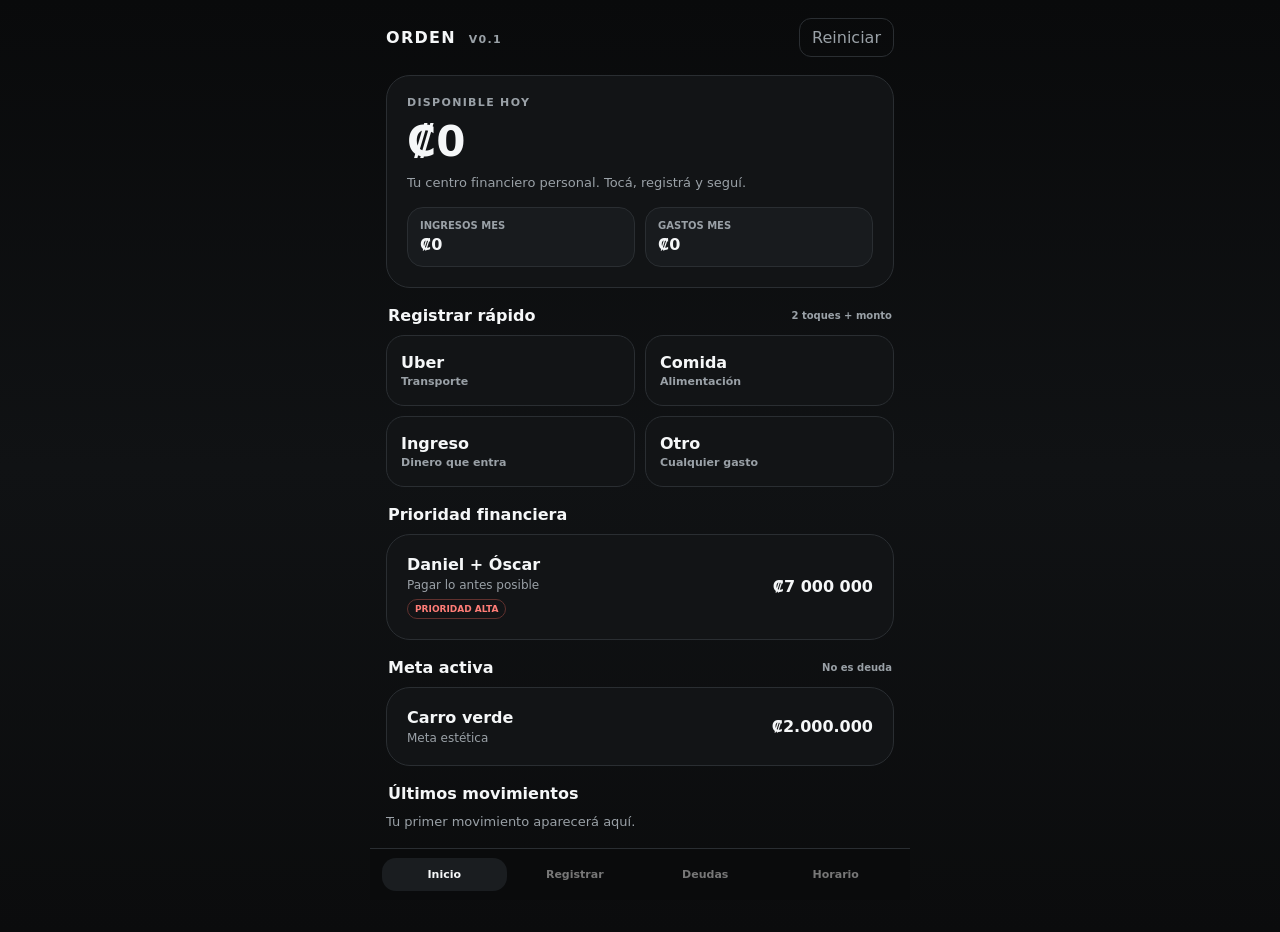
<file: orden-v01/index.html>
<!doctype html><html lang="es"><head><meta charset="utf-8"><meta name="viewport" content="width=device-width,initial-scale=1,viewport-fit=cover"><meta name="theme-color" content="#0b0c0d"><title>ORDEN V0.1</title><style>
:root{--bg:#0b0c0d;--p:#121416;--p2:#181b1e;--l:#2a2e32;--t:#f5f7f8;--m:#9aa1a7;--r:#ff7d77;--g:#6ee7a8;--y:#e9bf68}*{box-sizing:border-box}body{margin:0;background:linear-gradient(#090a0b,#101214 50%,#0b0c0d);color:var(--t);font-family:Inter,system-ui,-apple-system,Segoe UI,sans-serif;min-height:100vh}button,input,select{font:inherit}.app{max-width:540px;margin:auto;padding:18px 16px 100px}.top{display:flex;justify-content:space-between;align-items:center;margin-bottom:18px}.brand{font-weight:900;letter-spacing:.08em}.ver{font-size:11px;color:var(--m);margin-left:6px}.ghost{background:transparent;color:var(--m);border:1px solid var(--l);border-radius:12px;padding:9px 12px}.screen{display:none}.screen.active{display:block}.hero,.card{background:var(--p);border:1px solid var(--l);border-radius:24px;padding:20px}.hero{margin-bottom:16px}.ey{font-size:11px;color:var(--m);font-weight:800;letter-spacing:.12em;text-transform:uppercase}.bal{font-size:42px;font-weight:900;margin:8px 0}.sub{color:var(--m);font-size:13px;line-height:1.45}.metrics,.grid{display:grid;grid-template-columns:1fr 1fr;gap:10px}.metrics{margin-top:14px}.metric{background:var(--p2);border:1px solid var(--l);border-radius:16px;padding:12px}.metric span{display:block;color:var(--m);font-size:10px;font-weight:800;text-transform:uppercase}.metric b{display:block;margin-top:4px}.sec{margin-top:18px}.st{display:flex;justify-content:space-between;align-items:center;margin:0 2px 10px;font-weight:900}.st small{font-size:10px;color:var(--m)}.q{border:1px solid var(--l);background:var(--p);color:var(--t);border-radius:18px;padding:17px 14px;text-align:left;font-weight:900;min-height:70px}.q small{display:block;color:var(--m);font-size:11px;margin-top:3px}.row{display:flex;justify-content:space-between;gap:12px;align-items:center}.name{font-weight:900}.meta{font-size:12px;color:var(--m);margin-top:4px}.money{font-weight:900;white-space:nowrap}.pill{display:inline-block;border:1px solid var(--l);padding:4px 7px;border-radius:999px;font-size:9px;font-weight:900;margin-top:7px}.high{color:var(--r);border-color:#61312e}.low{color:var(--g);border-color:#27513e}.est{color:var(--y);border-color:#5a4b2a}.actions{display:flex;gap:8px;margin-top:12px}.mini{flex:1;border:1px solid var(--l);background:var(--p2);color:var(--t);border-radius:12px;padding:10px;font-weight:800}.tx{display:grid;grid-template-columns:1fr auto auto;gap:8px;align-items:center;background:var(--p);border:1px solid var(--l);border-radius:15px;padding:12px;margin-bottom:8px}.tx .a{font-weight:900}.inc{color:var(--g)}.exp{color:#f2a09b}.nav{position:fixed;left:50%;transform:translateX(-50%);bottom:0;width:min(540px,100%);display:grid;grid-template-columns:repeat(4,1fr);gap:6px;padding:9px 12px calc(9px + env(safe-area-inset-bottom));background:#0b0c0df2;border-top:1px solid var(--l);backdrop-filter:blur(16px)}.nav button{border:0;background:transparent;color:#777;border-radius:14px;padding:10px 4px;font-size:11px;font-weight:800}.nav button.active{background:#1a1d20;color:var(--t)}dialog{border:0;background:transparent;color:var(--t);width:min(92vw,420px)}dialog::backdrop{background:#000b}.modal{background:#15181a;border:1px solid var(--l);border-radius:22px;padding:18px}.field{margin:12px 0}.field label{display:block;color:var(--m);font-size:10px;font-weight:800;margin-bottom:6px}.field input,.field select{width:100%;background:#0e1011;color:var(--t);border:1px solid var(--l);border-radius:13px;padding:13px}.ma{display:flex;gap:8px;margin-top:14px}.ma button{flex:1;border:1px solid var(--l);border-radius:13px;padding:11px;font-weight:900;background:#202428;color:var(--t)}.ma .primary{background:var(--t);color:#111}.day{margin-bottom:12px}.event{background:var(--p);border:1px solid var(--l);border-radius:14px;padding:12px;margin-bottom:7px}.event b{display:block}.event span{font-size:12px;color:var(--m)}
</style></head><body><div class="app"><div class="top"><div class="brand">ORDEN <span class="ver">V0.1</span></div><button class="ghost" onclick="resetApp()">Reiniciar</button></div>
<section id="home" class="screen active"><div class="hero"><div class="ey">Disponible hoy</div><div class="bal" id="bal">₡0</div><div class="sub">Tu centro financiero personal. Tocá, registrá y seguí.</div><div class="metrics"><div class="metric"><span>Ingresos mes</span><b id="mi">₡0</b></div><div class="metric"><span>Gastos mes</span><b id="me">₡0</b></div></div></div><div class="sec"><div class="st">Registrar rápido <small>2 toques + monto</small></div><div class="grid"><button class="q" onclick="openTx('Uber','expense')">Uber<small>Transporte</small></button><button class="q" onclick="openTx('Comida','expense')">Comida<small>Alimentación</small></button><button class="q" onclick="openTx('Ingreso','income')">Ingreso<small>Dinero que entra</small></button><button class="q" onclick="openTx('Otro','expense')">Otro<small>Cualquier gasto</small></button></div></div><div class="sec"><div class="st">Prioridad financiera</div><div class="card"><div class="row"><div><div class="name">Daniel + Óscar</div><div class="meta">Pagar lo antes posible</div><span class="pill high">PRIORIDAD ALTA</span></div><div class="money" id="priority">₡7.000.000</div></div></div></div><div class="sec"><div class="st">Meta activa <small>No es deuda</small></div><div class="card"><div class="row"><div><div class="name">Carro verde</div><div class="meta">Meta estética</div></div><div class="money">₡2.000.000</div></div></div></div><div class="sec"><div class="st">Últimos movimientos</div><div id="recent"></div></div></section>
<section id="register" class="screen"><div class="hero"><div class="ey">Movimiento nuevo</div><div class="bal" style="font-size:30px">¿Qué pasó?</div><div class="sub">Elegí una categoría y listo.</div></div><div class="grid"><button class="q" onclick="openTx('Uber','expense')">Uber<small>Transporte</small></button><button class="q" onclick="openTx('Comida','expense')">Comida<small>Alimentación</small></button><button class="q" onclick="openTx('Ingreso','income')">Ingreso<small>Dinero que entra</small></button><button class="q" onclick="openTx('Otro','expense')">Otro<small>Personalizable</small></button></div><div class="sec"><div class="st">Historial completo</div><div id="history"></div></div></section>
<section id="debts" class="screen"><div class="hero"><div class="ey">Salida de deuda</div><div class="bal" id="debtTotal">₡0</div><div class="sub">Daniel y Óscar primero; papás visibles con menor presión; deducible separado.</div></div><div id="debtsList"></div></section>
<section id="schedule" class="screen"><div class="hero"><div class="ey">Horario</div><div class="bal" style="font-size:30px">Tu semana</div><div class="sub">V0.1 editable. Después integraremos Microbiología, gym, fútbol, Aki y proyectos.</div></div><div id="sched"></div></section>
</div><nav class="nav"><button class="active" onclick="go('home',this)">Inicio</button><button onclick="go('register',this)">Registrar</button><button onclick="go('debts',this)">Deudas</button><button onclick="go('schedule',this)">Horario</button></nav>
<dialog id="txd"><div class="modal"><h3 id="txtitle">Movimiento</h3><div class="field"><label>Concepto</label><input id="concept"></div><div class="field"><label>Monto ₡</label><input id="amount" type="number" inputmode="numeric" min="0"></div><div class="ma"><button onclick="txd.close()">Cancelar</button><button class="primary" onclick="saveTx()">Guardar</button></div></div></dialog>
<dialog id="payd"><div class="modal"><h3>Registrar abono</h3><div class="field"><label>Deuda</label><select id="debtSel"></select></div><div class="field"><label>Monto ₡</label><input id="payAmt" type="number" min="0"></div><div class="ma"><button onclick="payd.close()">Cancelar</button><button class="primary" onclick="savePay()">Guardar</button></div></div></dialog>
<script>
const def={tx:[],debts:[{id:'daniel',n:'Daniel',a:3500000,p:'high'},{id:'oscar',n:'Óscar',a:3500000,p:'high'},{id:'parents',n:'Papás',a:5000000,p:'low'},{id:'ded',n:'Deducible estimado',a:500000,p:'est'}],sched:[['Lunes','06:00–11:00 ARAMO · + CENADA'],['Martes','13:00–19:00 ARAMO · + CENADA'],['Miércoles','06:00–11:00 ARAMO · + CENADA'],['Jueves','13:00–19:00 ARAMO · + CENADA'],['Viernes','06:00–11:00 ARAMO · + CENADA'],['Sábado','06:00–12:00 ARAMO · + CENADA'],['Domingo','12:00–19:00 ARAMO · + CENADA']]};let s=JSON.parse(localStorage.getItem('orden01')||'null')||structuredClone(def);let txType='expense';
const f=n=>'₡'+Math.round(n).toLocaleString('es-CR');const save=()=>localStorage.setItem('orden01',JSON.stringify(s));
function go(id,b){document.querySelectorAll('.screen').forEach(x=>x.classList.remove('active'));document.getElementById(id).classList.add('active');document.querySelectorAll('.nav button').forEach(x=>x.classList.remove('active'));b.classList.add('active');render()}
function openTx(c,t){txType=t;concept.value=c;amount.value='';txtitle.textContent=t==='income'?'Registrar ingreso':'Registrar gasto';txd.showModal();setTimeout(()=>amount.focus(),100)}
function saveTx(){let a=+amount.value,c=concept.value.trim()||'Otro';if(!a)return;s.tx.unshift({id:Date.now(),c,a,t:txType,d:new Date().toISOString()});save();txd.close();render()}
function delTx(id){s.tx=s.tx.filter(x=>x.id!==id);save();render()}
function savePay(){let id=debtSel.value,a=+payAmt.value;if(!a)return;let d=s.debts.find(x=>x.id===id);d.a=Math.max(0,d.a-a);s.tx.unshift({id:Date.now(),c:'Abono '+d.n,a,t:'expense',d:new Date().toISOString()});save();payd.close();render()}
function resetApp(){if(confirm('¿Reiniciar ORDEN V0.1?')){s=structuredClone(def);save();render()}}
function render(){let inc=s.tx.filter(x=>x.t==='income').reduce((z,x)=>z+x.a,0),exp=s.tx.filter(x=>x.t==='expense').reduce((z,x)=>z+x.a,0);bal.textContent=f(inc-exp);let now=new Date(),same=x=>{let d=new Date(x.d);return d.getMonth()===now.getMonth()&&d.getFullYear()===now.getFullYear()};mi.textContent=f(s.tx.filter(x=>x.t==='income'&&same(x)).reduce((z,x)=>z+x.a,0));me.textContent=f(s.tx.filter(x=>x.t==='expense'&&same(x)).reduce((z,x)=>z+x.a,0));priority.textContent=f(s.debts.filter(x=>['daniel','oscar'].includes(x.id)).reduce((z,x)=>z+x.a,0));debtTotal.textContent=f(s.debts.reduce((z,x)=>z+x.a,0));let txhtml=s.tx.length?s.tx.map(x=>'<div class="tx"><div><div class="name">'+x.c+'</div><div class="meta">'+new Date(x.d).toLocaleDateString('es-CR')+'</div></div><div class="a '+(x.t==='income'?'inc':'exp')+'">'+(x.t==='income'?'+':'−')+f(x.a)+'</div><button onclick="delTx('+x.id+')">×</button></div>').join(''):'<div class="sub">Todavía no hay movimientos.</div>';history.innerHTML=txhtml;recent.innerHTML=s.tx.slice(0,5).length?s.tx.slice(0,5).map(x=>'<div class="tx"><div><div class="name">'+x.c+'</div></div><div class="a '+(x.t==='income'?'inc':'exp')+'">'+(x.t==='income'?'+':'−')+f(x.a)+'</div><button onclick="delTx('+x.id+')">×</button></div>').join(''):'<div class="sub">Tu primer movimiento aparecerá aquí.</div>';debtsList.innerHTML=s.debts.map(d=>'<div class="card" style="margin-bottom:10px"><div class="row"><div><div class="name">'+d.n+'</div><div class="meta">'+(d.p==='high'?'Pagar lo antes posible':d.p==='low'?'Menor presión':'Pendiente de confirmación')+'</div><span class="pill '+d.p+'">'+(d.p==='high'?'PRIORIDAD ALTA':d.p==='low'?'BAJA PRESIÓN':'ESTIMADO')+'</span></div><div class="money">'+f(d.a)+'</div></div><div class="actions"><button class="mini" onclick="openPay(\''+d.id+'\')">Abonar</button></div></div>').join('');debtSel.innerHTML=s.debts.map(d=>'<option value="'+d.id+'">'+d.n+'</option>').join('');sched.innerHTML=s.sched.map(x=>'<div class="day"><div class="st">'+x[0]+'</div><div class="event"><b>'+x[1].split(' · ')[0]+'</b><span>'+((x[1].split(' · ')[1])||'')+'</span></div></div>').join('')}
function openPay(id){debtSel.value=id;payAmt.value='';payd.showModal();setTimeout(()=>payAmt.focus(),100)}render();
</script></body></html>
</file>
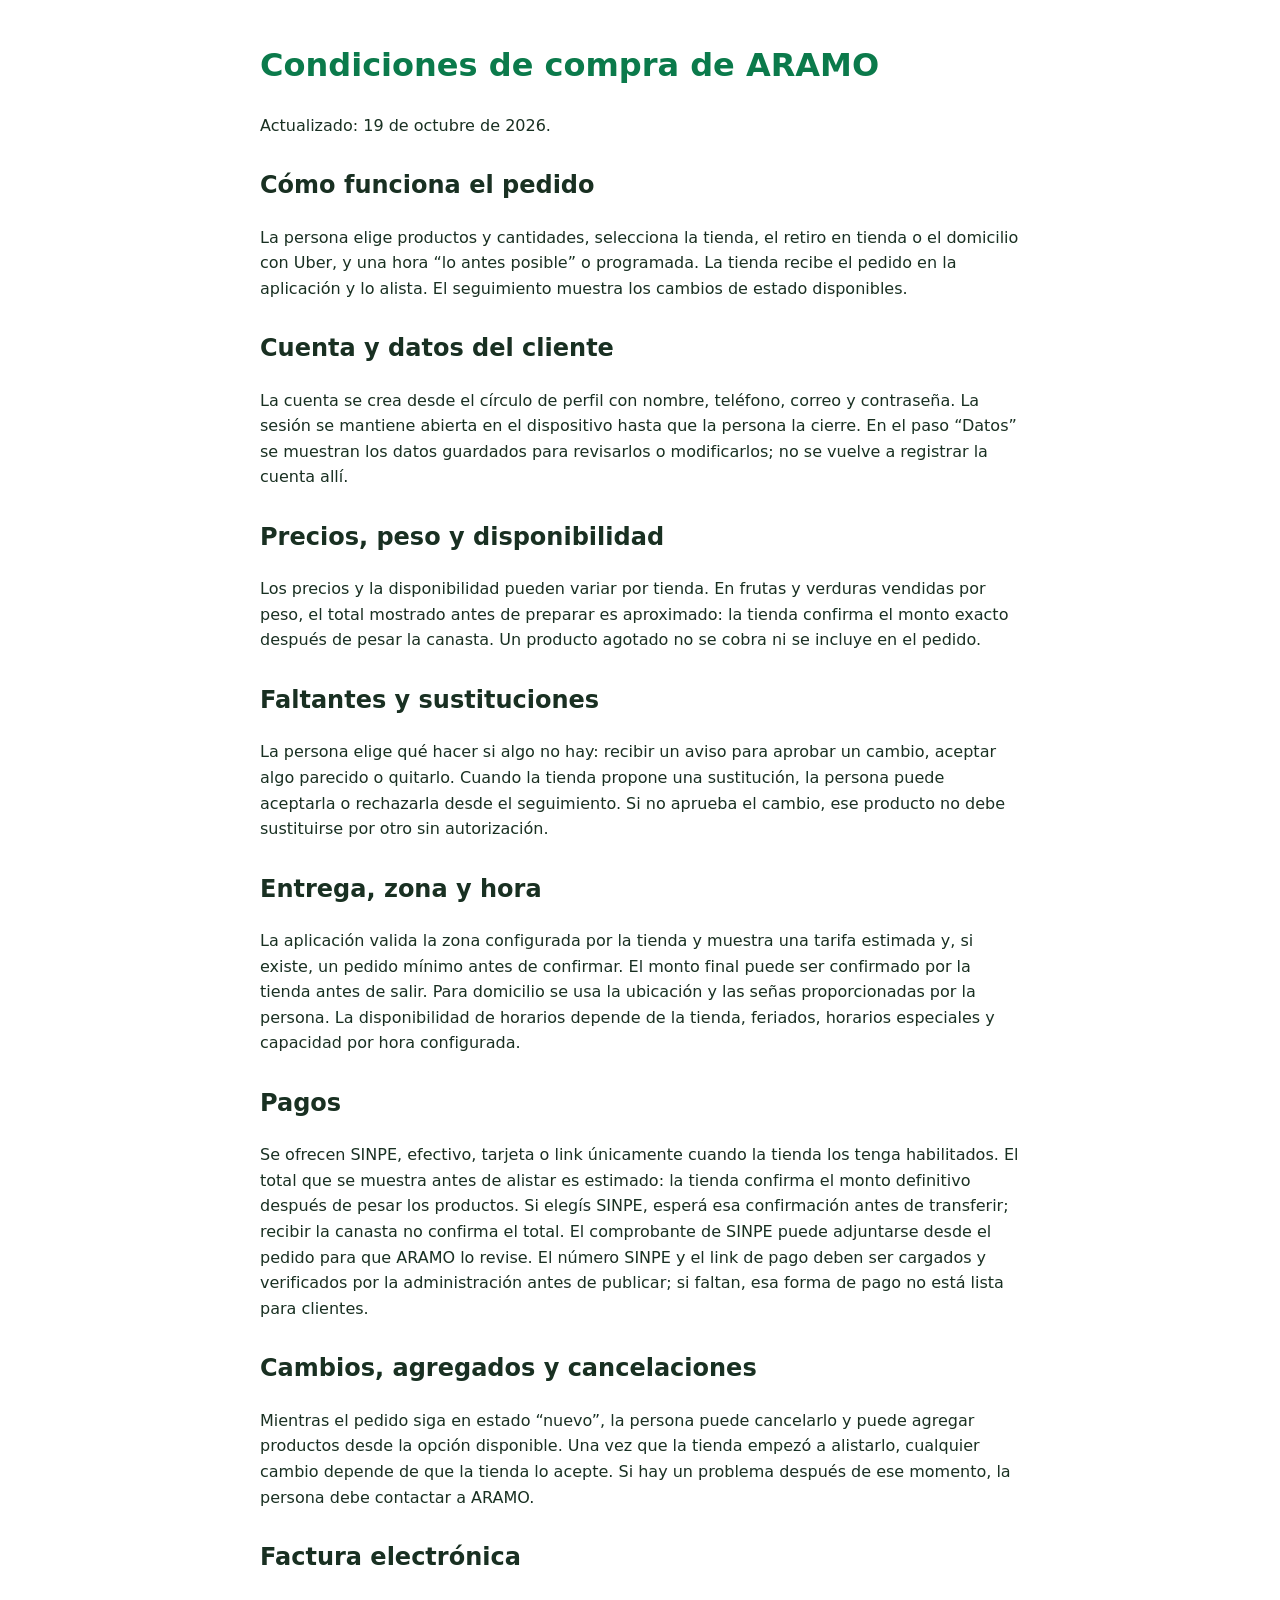
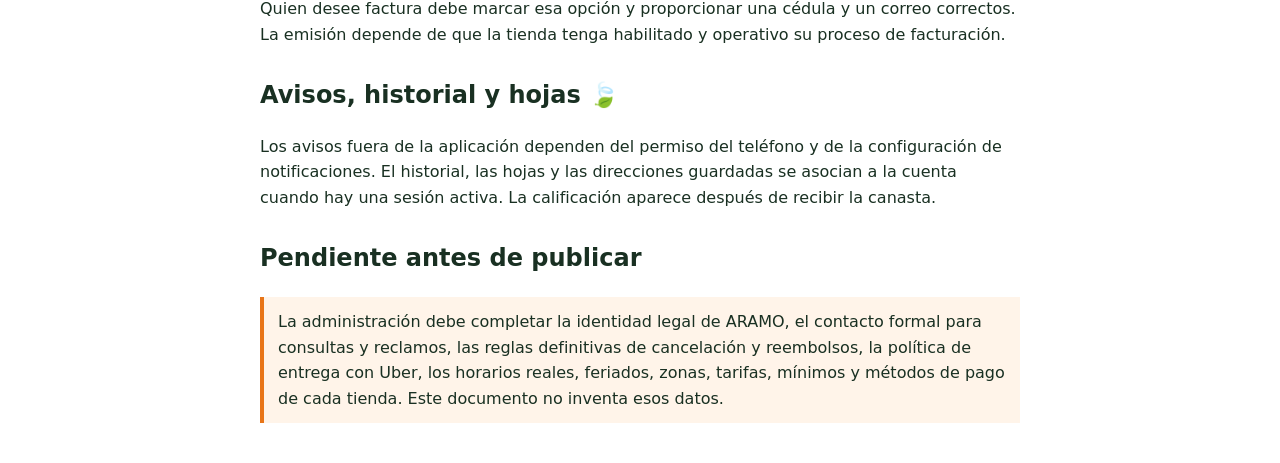
<file: condiciones.html>
<!doctype html>
<html lang="es"><head><meta charset="utf-8"><meta name="viewport" content="width=device-width,initial-scale=1"><title>Condiciones · ARAMO</title><style>body{font:16px/1.6 system-ui;max-width:760px;margin:40px auto;padding:0 20px;color:#193022}h1{color:#0b7a4b}h2{margin-top:28px}li{margin:7px 0}.pendiente{padding:12px 14px;border-left:4px solid #e87518;background:#fff4e9}</style></head><body>
<h1>Condiciones de compra de ARAMO</h1>
<p>Actualizado: 19 de octubre de 2026.</p>

<h2>Cómo funciona el pedido</h2>
<p>La persona elige productos y cantidades, selecciona la tienda, el retiro en tienda o el domicilio con Uber, y una hora “lo antes posible” o programada. La tienda recibe el pedido en la aplicación y lo alista. El seguimiento muestra los cambios de estado disponibles.</p>

<h2>Cuenta y datos del cliente</h2>
<p>La cuenta se crea desde el círculo de perfil con nombre, teléfono, correo y contraseña. La sesión se mantiene abierta en el dispositivo hasta que la persona la cierre. En el paso “Datos” se muestran los datos guardados para revisarlos o modificarlos; no se vuelve a registrar la cuenta allí.</p>

<h2>Precios, peso y disponibilidad</h2>
<p>Los precios y la disponibilidad pueden variar por tienda. En frutas y verduras vendidas por peso, el total mostrado antes de preparar es aproximado: la tienda confirma el monto exacto después de pesar la canasta. Un producto agotado no se cobra ni se incluye en el pedido.</p>

<h2>Faltantes y sustituciones</h2>
<p>La persona elige qué hacer si algo no hay: recibir un aviso para aprobar un cambio, aceptar algo parecido o quitarlo. Cuando la tienda propone una sustitución, la persona puede aceptarla o rechazarla desde el seguimiento. Si no aprueba el cambio, ese producto no debe sustituirse por otro sin autorización.</p>

<h2>Entrega, zona y hora</h2>
<p>La aplicación valida la zona configurada por la tienda y muestra una tarifa estimada y, si existe, un pedido mínimo antes de confirmar. El monto final puede ser confirmado por la tienda antes de salir. Para domicilio se usa la ubicación y las señas proporcionadas por la persona. La disponibilidad de horarios depende de la tienda, feriados, horarios especiales y capacidad por hora configurada.</p>

<h2>Pagos</h2>
<p>Se ofrecen SINPE, efectivo, tarjeta o link únicamente cuando la tienda los tenga habilitados. El total que se muestra antes de alistar es estimado: la tienda confirma el monto definitivo después de pesar los productos. Si elegís SINPE, esperá esa confirmación antes de transferir; recibir la canasta no confirma el total. El comprobante de SINPE puede adjuntarse desde el pedido para que ARAMO lo revise. El número SINPE y el link de pago deben ser cargados y verificados por la administración antes de publicar; si faltan, esa forma de pago no está lista para clientes.</p>

<h2>Cambios, agregados y cancelaciones</h2>
<p>Mientras el pedido siga en estado “nuevo”, la persona puede cancelarlo y puede agregar productos desde la opción disponible. Una vez que la tienda empezó a alistarlo, cualquier cambio depende de que la tienda lo acepte. Si hay un problema después de ese momento, la persona debe contactar a ARAMO.</p>

<h2>Factura electrónica</h2>
<p>Quien desee factura debe marcar esa opción y proporcionar una cédula y un correo correctos. La emisión depende de que la tienda tenga habilitado y operativo su proceso de facturación.</p>

<h2>Avisos, historial y hojas 🍃</h2>
<p>Los avisos fuera de la aplicación dependen del permiso del teléfono y de la configuración de notificaciones. El historial, las hojas y las direcciones guardadas se asocian a la cuenta cuando hay una sesión activa. La calificación aparece después de recibir la canasta.</p>

<h2>Pendiente antes de publicar</h2>
<p class="pendiente">La administración debe completar la identidad legal de ARAMO, el contacto formal para consultas y reclamos, las reglas definitivas de cancelación y reembolsos, la política de entrega con Uber, los horarios reales, feriados, zonas, tarifas, mínimos y métodos de pago de cada tienda. Este documento no inventa esos datos.</p>
</body></html>
</file>
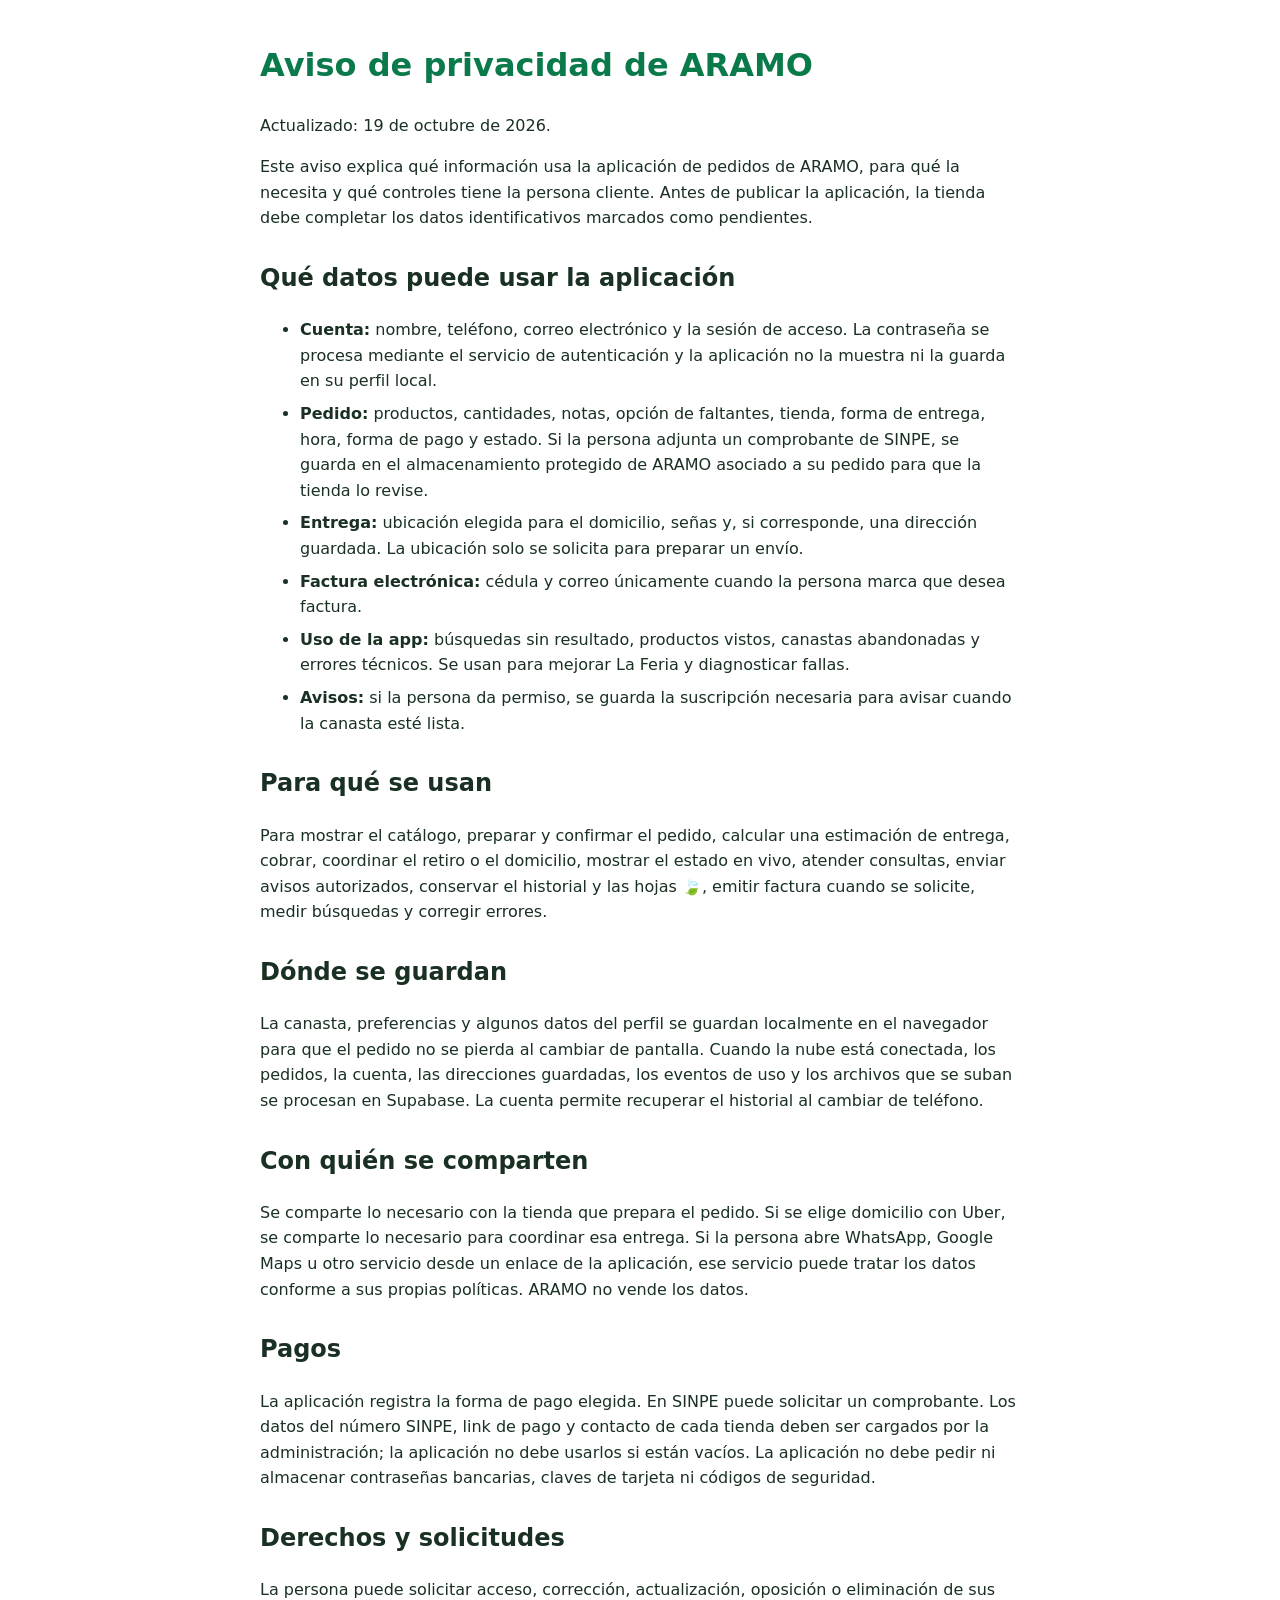
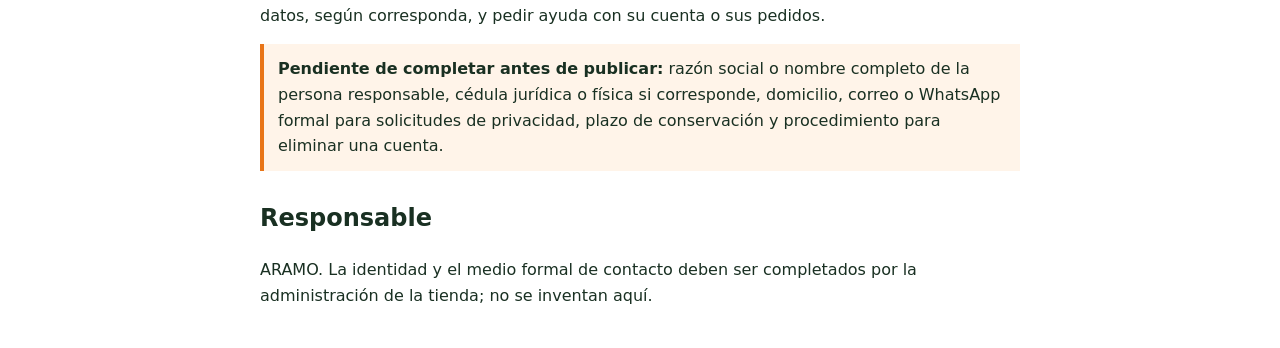
<file: privacidad.html>
<!doctype html>
<html lang="es"><head><meta charset="utf-8"><meta name="viewport" content="width=device-width,initial-scale=1"><title>Privacidad · ARAMO</title><style>body{font:16px/1.6 system-ui;max-width:760px;margin:40px auto;padding:0 20px;color:#193022}h1{color:#0b7a4b}h2{margin-top:28px}li{margin:7px 0}.pendiente{padding:12px 14px;border-left:4px solid #e87518;background:#fff4e9}</style></head><body>
<h1>Aviso de privacidad de ARAMO</h1>
<p>Actualizado: 19 de octubre de 2026.</p>
<p>Este aviso explica qué información usa la aplicación de pedidos de ARAMO, para qué la necesita y qué controles tiene la persona cliente. Antes de publicar la aplicación, la tienda debe completar los datos identificativos marcados como pendientes.</p>

<h2>Qué datos puede usar la aplicación</h2>
<ul>
  <li><strong>Cuenta:</strong> nombre, teléfono, correo electrónico y la sesión de acceso. La contraseña se procesa mediante el servicio de autenticación y la aplicación no la muestra ni la guarda en su perfil local.</li>
  <li><strong>Pedido:</strong> productos, cantidades, notas, opción de faltantes, tienda, forma de entrega, hora, forma de pago y estado. Si la persona adjunta un comprobante de SINPE, se guarda en el almacenamiento protegido de ARAMO asociado a su pedido para que la tienda lo revise.</li>
  <li><strong>Entrega:</strong> ubicación elegida para el domicilio, señas y, si corresponde, una dirección guardada. La ubicación solo se solicita para preparar un envío.</li>
  <li><strong>Factura electrónica:</strong> cédula y correo únicamente cuando la persona marca que desea factura.</li>
  <li><strong>Uso de la app:</strong> búsquedas sin resultado, productos vistos, canastas abandonadas y errores técnicos. Se usan para mejorar La Feria y diagnosticar fallas.</li>
  <li><strong>Avisos:</strong> si la persona da permiso, se guarda la suscripción necesaria para avisar cuando la canasta esté lista.</li>
</ul>

<h2>Para qué se usan</h2>
<p>Para mostrar el catálogo, preparar y confirmar el pedido, calcular una estimación de entrega, cobrar, coordinar el retiro o el domicilio, mostrar el estado en vivo, atender consultas, enviar avisos autorizados, conservar el historial y las hojas 🍃, emitir factura cuando se solicite, medir búsquedas y corregir errores.</p>

<h2>Dónde se guardan</h2>
<p>La canasta, preferencias y algunos datos del perfil se guardan localmente en el navegador para que el pedido no se pierda al cambiar de pantalla. Cuando la nube está conectada, los pedidos, la cuenta, las direcciones guardadas, los eventos de uso y los archivos que se suban se procesan en Supabase. La cuenta permite recuperar el historial al cambiar de teléfono.</p>

<h2>Con quién se comparten</h2>
<p>Se comparte lo necesario con la tienda que prepara el pedido. Si se elige domicilio con Uber, se comparte lo necesario para coordinar esa entrega. Si la persona abre WhatsApp, Google Maps u otro servicio desde un enlace de la aplicación, ese servicio puede tratar los datos conforme a sus propias políticas. ARAMO no vende los datos.</p>

<h2>Pagos</h2>
<p>La aplicación registra la forma de pago elegida. En SINPE puede solicitar un comprobante. Los datos del número SINPE, link de pago y contacto de cada tienda deben ser cargados por la administración; la aplicación no debe usarlos si están vacíos. La aplicación no debe pedir ni almacenar contraseñas bancarias, claves de tarjeta ni códigos de seguridad.</p>

<h2>Derechos y solicitudes</h2>
<p>La persona puede solicitar acceso, corrección, actualización, oposición o eliminación de sus datos, según corresponda, y pedir ayuda con su cuenta o sus pedidos.</p>
<p class="pendiente"><strong>Pendiente de completar antes de publicar:</strong> razón social o nombre completo de la persona responsable, cédula jurídica o física si corresponde, domicilio, correo o WhatsApp formal para solicitudes de privacidad, plazo de conservación y procedimiento para eliminar una cuenta.</p>

<h2>Responsable</h2>
<p>ARAMO. La identidad y el medio formal de contacto deben ser completados por la administración de la tienda; no se inventan aquí.</p>
</body></html>
</file>
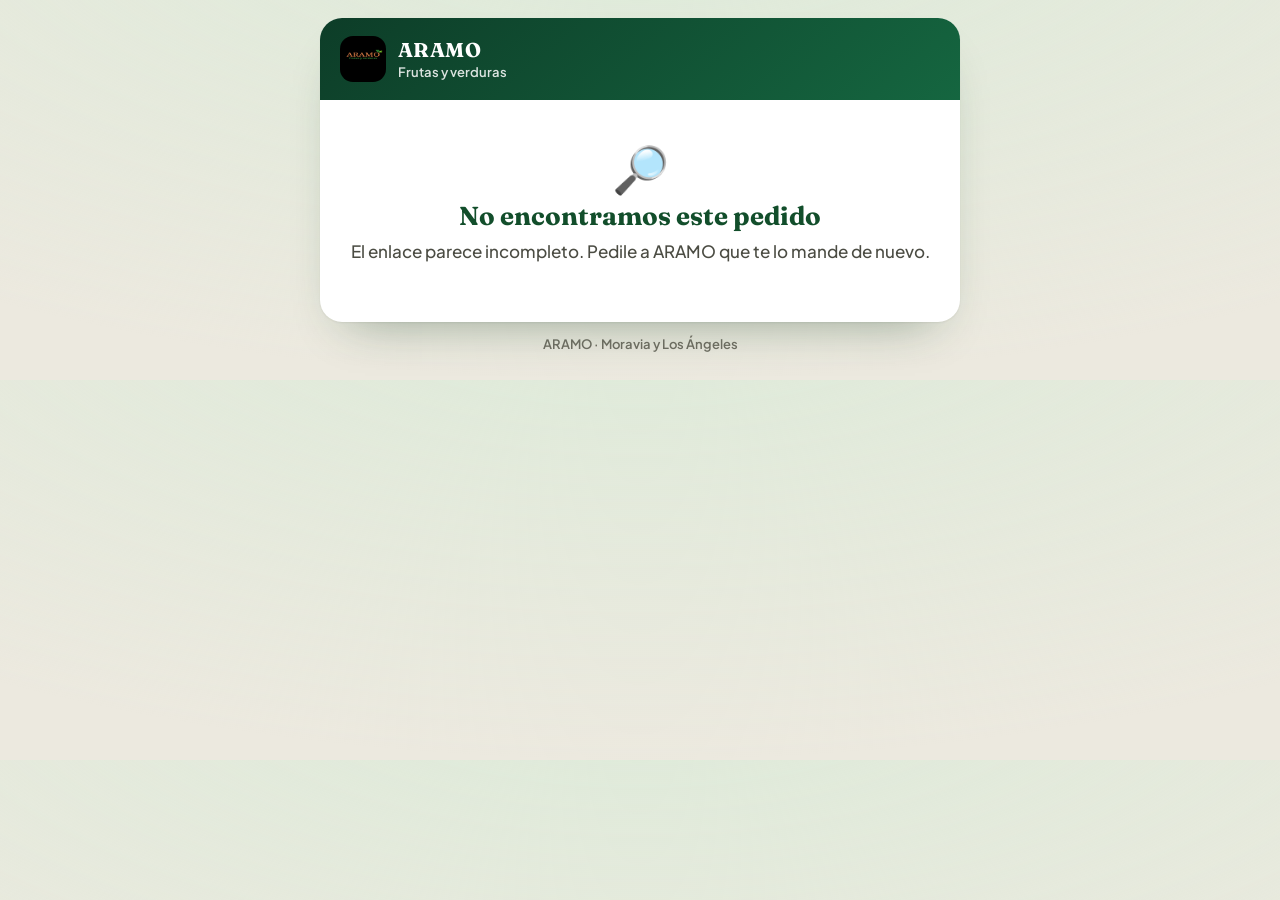
<file: ver-pedido.html>
<!doctype html>
<html lang="es">
<head>
<meta charset="utf-8">
<meta name="viewport" content="width=device-width,initial-scale=1,viewport-fit=cover">
<meta name="theme-color" content="#156334">
<meta name="robots" content="noindex,nofollow">
<title>Pedido de ARAMO</title>
<meta name="description" content="Tu pedido de ARAMO, claro y ordenado.">
<meta property="og:type" content="website">
<meta property="og:title" content="Pedido de ARAMO">
<meta property="og:description" content="Tocá para ver el pedido, claro y ordenado.">
<meta property="og:image" content="https://jorora981605.github.io/aramo-supply/icon.png">
<link rel="icon" href="./icon.png">
<link rel="apple-touch-icon" href="./icon.png">
<style>
@font-face{font-family:"Plus Jakarta Sans";font-style:normal;font-weight:500 800;font-display:swap;src:url(fuentes/jakarta-latin.woff2) format("woff2");unicode-range:U+0000-00FF,U+0131,U+0152-0153,U+02BB-02BC,U+02C6,U+02DA,U+02DC,U+0304,U+0308,U+0329,U+2000-206F,U+20AC,U+2122,U+2191,U+2193,U+2212,U+2215,U+FEFF,U+FFFD}
@font-face{font-family:"Fraunces";font-style:normal;font-weight:600 700;font-display:swap;src:url(fuentes/fraunces-latin.woff2) format("woff2");unicode-range:U+0000-00FF,U+0131,U+0152-0153,U+02BB-02BC,U+02C6,U+02DA,U+02DC,U+0304,U+0308,U+0329,U+2000-206F,U+20AC,U+2122,U+2191,U+2193,U+2212,U+2215,U+FEFF,U+FFFD}
:root{color-scheme:light;--v:#156334;--v8:#124e2b;--v50:#eef7f0;--v100:#d6eedb;--o:#a3420e;--o50:#fff4ec;--o100:#ffe4cf;--tinta:#141a16;--sub:#4b4c43;--linea:#e1e0d6;--papel:#fff;--fondo:#ece9df;
  --ui:"Plus Jakarta Sans",system-ui,-apple-system,"Segoe UI",Roboto,sans-serif;--ser:"Fraunces",Georgia,"Times New Roman",serif}
*{box-sizing:border-box}
html{-webkit-text-size-adjust:100%}
body{margin:0;background:var(--fondo);background-image:radial-gradient(1200px 500px at 50% -120px,#dcebd9,transparent);color:var(--tinta);font:500 17px/1.5 var(--ui);padding:0 16px max(28px,env(safe-area-inset-bottom))}
.hoja{max-width:640px;margin:18px auto 0;background:var(--papel);border-radius:22px;box-shadow:0 1px 2px rgba(20,26,22,.06),0 24px 48px -28px rgba(20,60,35,.45);overflow:hidden}
.cab{display:flex;align-items:center;gap:12px;padding:18px 20px;background:linear-gradient(140deg,#0d3d28,#156640);color:#fff}
.cab img{width:46px;height:46px;border-radius:13px;background:#fff;flex:none}
.cab b{display:block;font:700 20px/1.1 var(--ser);letter-spacing:.02em}
.cab small{display:block;margin-top:3px;font:600 13px var(--ui);opacity:.85}
.cuerpo{padding:22px 20px 8px}
.para{margin:0;font:600 14px var(--ui);color:var(--sub);letter-spacing:.04em;text-transform:uppercase}
h1{margin:4px 0 4px;font:700 34px/1.1 var(--ser);color:var(--v8);overflow-wrap:anywhere}
.cuando{margin:0 0 20px;font:600 15px var(--ui);color:var(--sub)}
.tienda{margin:0 0 16px;border:1px solid var(--linea);border-radius:18px;overflow:hidden}
.tienda h2{display:flex;align-items:center;gap:10px;margin:0;padding:13px 16px;font:700 18px/1.2 var(--ui)}
.tienda h2 span{margin-left:auto;font:700 14px var(--ui);opacity:.8;white-space:nowrap}
.tienda.moravia h2{background:var(--v50);color:var(--v8)}
.tienda.angeles h2{background:var(--o50);color:var(--o)}
.tienda h2 i{flex:none;width:12px;height:12px;border-radius:50%;background:currentColor}
.lin{display:flex;align-items:baseline;gap:12px;padding:12px 16px;border-top:1px solid var(--linea)}
.lin:first-of-type{border-top:0}
.lin .n{flex:1;min-width:0;font:700 18px/1.3 var(--ui);overflow-wrap:anywhere}
.lin .n small{display:block;margin-top:2px;font:500 15px/1.35 var(--ui);color:var(--sub);font-style:italic}
.lin .q{flex:none;text-align:right;font:800 22px/1.2 var(--ui);font-variant-numeric:tabular-nums}
.lin .q small{margin-left:4px;font:700 15px var(--ui);color:var(--sub)}
.nota{margin:0;padding:12px 16px;border-top:1px solid var(--linea);background:#fbfaf5;font:500 16px/1.4 var(--ui);color:var(--sub)}
.nota b{color:var(--tinta)}
.gracias{margin:6px 0 22px;font:600 18px var(--ser);color:var(--v8)}
.acciones{display:flex;margin:0 0 22px}
.btn{flex:1;min-height:52px;padding:0 18px;border:0;border-radius:14px;background:var(--v);color:#fff;font:700 17px var(--ui);cursor:pointer}
.btn:active{transform:scale(.98)}
.btn.suave{background:var(--v50);color:var(--v8);box-shadow:inset 0 0 0 1.5px var(--v100)}
.invita{margin:0;padding:20px;background:linear-gradient(180deg,var(--v50),#f6faf4);border-top:1px solid var(--v100)}
.invita h3{margin:0 0 6px;font:700 21px/1.2 var(--ser);color:var(--v8)}
.invita p{margin:0 0 12px;font:500 16.5px/1.5 var(--ui);color:#2c3a31}
.invita ul{margin:0;padding:0;list-style:none;display:grid;gap:8px}
.invita li{display:flex;gap:10px;font:600 16px/1.4 var(--ui);color:#2c3a31}
.invita li::before{content:"\2713";flex:none;display:grid;place-items:center;width:24px;height:24px;border-radius:50%;background:var(--v);color:#fff;font-size:14px;margin-top:1px}
.pie{max-width:640px;margin:14px auto 0;text-align:center;font:600 13px var(--ui);color:#6b6c60}
.estado{padding:44px 24px 40px;text-align:center}
.estado .ico{font-size:46px;line-height:1}
.estado h1{font-size:26px;margin:12px 0 8px}
.estado p{margin:0 0 18px;color:var(--sub);font-size:17px}
.estado .btn{max-width:320px;margin:0 auto}
.carga{padding:30px 20px}
.carga i{display:block;height:20px;margin:0 0 14px;border-radius:8px;background:linear-gradient(90deg,#efede4,#f8f7f2,#efede4);background-size:200% 100%;animation:br 1.2s linear infinite}
.carga i:nth-child(1){width:42%;height:32px}.carga i:nth-child(2){width:70%}.carga i:nth-child(3){height:120px}
@keyframes br{to{background-position:-200% 0}}
@media (prefers-reduced-motion:reduce){.carga i{animation:none}}
@media (max-width:380px){h1{font-size:30px}.lin .q{font-size:20px}}
@media print{body{background:#fff;padding:0}.hoja{margin:0;box-shadow:none;border-radius:0}.acciones,.invita,.pie{display:none}.cab{-webkit-print-color-adjust:exact;print-color-adjust:exact}.tienda h2{-webkit-print-color-adjust:exact;print-color-adjust:exact}.tienda{break-inside:avoid}}
</style>
</head>
<body>
<main class="hoja" id="hoja" aria-live="polite">
  <div class="cab"><img src="icon.png" alt="" width="46" height="46"><div><b>ARAMO</b><small>Frutas y verduras</small></div></div>
  <div id="cont"><div class="carga" aria-label="Abriendo el pedido"><i></i><i></i><i></i></div></div>
</main>
<p class="pie">ARAMO · Moravia y Los Ángeles</p>
<script>
(function(){
'use strict';
var URL_NUBE='https://gtzkrdefkcbrjzwoehth.supabase.co';
var LLAVE='eyJhbGciOiJIUzI1NiIsInR5cCI6IkpXVCJ9.eyJpc3MiOiJzdXBhYmFzZSIsInJlZiI6Imd0emtyZGVma2Nicmp6d29laHRoIiwicm9sZSI6ImFub24iLCJpYXQiOjE3Nzk5OTUxMzMsImV4cCI6MjA5NTU3MTEzM30.S32-f2m32VR-oAQaeOLi0XjZZqlBlotJFMQxsOuQh48';
var cont=document.getElementById('cont');
var TZ='America/Costa_Rica';
function el(tag,cls,txt){var e=document.createElement(tag);if(cls)e.className=cls;if(txt!=null)e.textContent=txt;return e;}
function num(q){var n=+q;return isFinite(n)?n.toLocaleString('es-CR',{maximumFractionDigits:2}):String(q);}
function cap(s){return s.charAt(0).toUpperCase()+s.slice(1);}
function mensaje(ico,titulo,texto,reintento){
  cont.textContent='';
  var d=el('div','estado');
  d.appendChild(el('div','ico',ico));d.appendChild(el('h1','',titulo));d.appendChild(el('p','',texto));
  if(reintento){var b=el('button','btn','Intentar de nuevo');b.type='button';b.onclick=abrir;d.appendChild(b);}
  cont.appendChild(d);
}
function pintar(r){
  var datos=r.datos||{},tiendas=datos.tiendas||[],f=new Date(+r.enviado||datos.at||Date.now());
  var dia=cap(f.toLocaleDateString('es-CR',{weekday:'long',day:'numeric',month:'long',timeZone:TZ}).replace(',',''));
  var hora=f.toLocaleTimeString('es-CR',{hour:'numeric',minute:'2-digit',timeZone:TZ});
  document.title='Pedido para '+r.proveedor+' · ARAMO';
  cont.textContent='';
  var c=el('div','cuerpo');
  c.appendChild(el('p','para','Pedido para'));
  c.appendChild(el('h1','',r.proveedor));
  c.appendChild(el('p','cuando',dia+' · enviado a las '+hora));
  var hay=false;
  tiendas.forEach(function(t){
    var ls=(t.lineas||[]);if(!ls.length&&!t.nota)return;hay=true;
    var s=el('section','tienda '+(t.k==='angeles'?'angeles':'moravia'));
    var h=el('h2');h.appendChild(el('i'));h.appendChild(document.createTextNode((t.n||'ARAMO')+(t.num?' (#'+t.num+')':'')));
    h.appendChild(el('span','',ls.length+(ls.length===1?' producto':' productos')));s.appendChild(h);
    ls.forEach(function(l){
      var row=el('div','lin');var n=el('div','n',l.n||'');
      if(l.nota)n.appendChild(el('small','',l.nota));
      var q=el('div','q',num(l.q));if(l.u)q.appendChild(el('small','',l.u));
      row.appendChild(n);row.appendChild(q);s.appendChild(row);
    });
    if(t.nota){var p=el('p','nota');p.appendChild(el('b','','Nota: '));p.appendChild(document.createTextNode(t.nota));s.appendChild(p);}
    c.appendChild(s);
  });
  if(!hay)c.appendChild(el('p','cuando','Este pedido no trae productos.'));
  c.appendChild(el('p','gracias','¡Muchas gracias!'));
  var a=el('div','acciones');var b=el('button','btn suave','Guardar o imprimir (PDF)');b.type='button';b.onclick=function(){window.print();};a.appendChild(b);c.appendChild(a);
  cont.appendChild(c);
  var inv=el('aside','invita');
  inv.appendChild(el('h3','','Así de claro puede ser cada pedido'));
  inv.appendChild(el('p','','ARAMO es la aplicación con la que hacemos nuestros pedidos a proveedores como vos. Si te gusta cómo se ve este, contanos y te mostramos cómo funciona.'));
  var ul=el('ul');['Cada pedido llega ordenado, por tienda y con sus notas.','Sin mensajes largos que se pierden en el chat.','Sabés al instante qué se necesita para mañana.'].forEach(function(x){ul.appendChild(el('li','',x));});
  inv.appendChild(ul);
  document.getElementById('hoja').appendChild(inv);
}
function abrir(){
  var t=(new URLSearchParams(location.search).get('t')||'').trim();
  if(!/^[0-9a-f]{8}-[0-9a-f]{4}-[0-9a-f]{4}-[0-9a-f]{4}-[0-9a-f]{12}$/i.test(t)){mensaje('🔎','No encontramos este pedido','El enlace parece incompleto. Pedile a ARAMO que te lo mande de nuevo.');return;}
  var inv=document.querySelector('.invita');if(inv)inv.remove();
  cont.innerHTML='<div class="carga" aria-label="Abriendo el pedido"><i></i><i></i><i></i></div>';
  fetch(URL_NUBE+'/rest/v1/rpc/pedido_enlace_ver',{method:'POST',headers:{'apikey':LLAVE,'Authorization':'Bearer '+LLAVE,'Content-Type':'application/json'},body:JSON.stringify({p_codigo:t})})
    .then(function(r){if(!r.ok)throw new Error('http '+r.status);return r.json();})
    .then(function(r){
      if(r&&r.ok&&r.datos)pintar(r);
      else mensaje('🔎','No encontramos este pedido','Puede que el enlace esté vencido o mal copiado. Pedile a ARAMO que te lo mande de nuevo.');
    })
    .catch(function(){mensaje('📶','No se pudo abrir el pedido','Revisá tu internet e intentá de nuevo.',true);});
}
abrir();
})();
</script>
</body>
</html>
</file>
